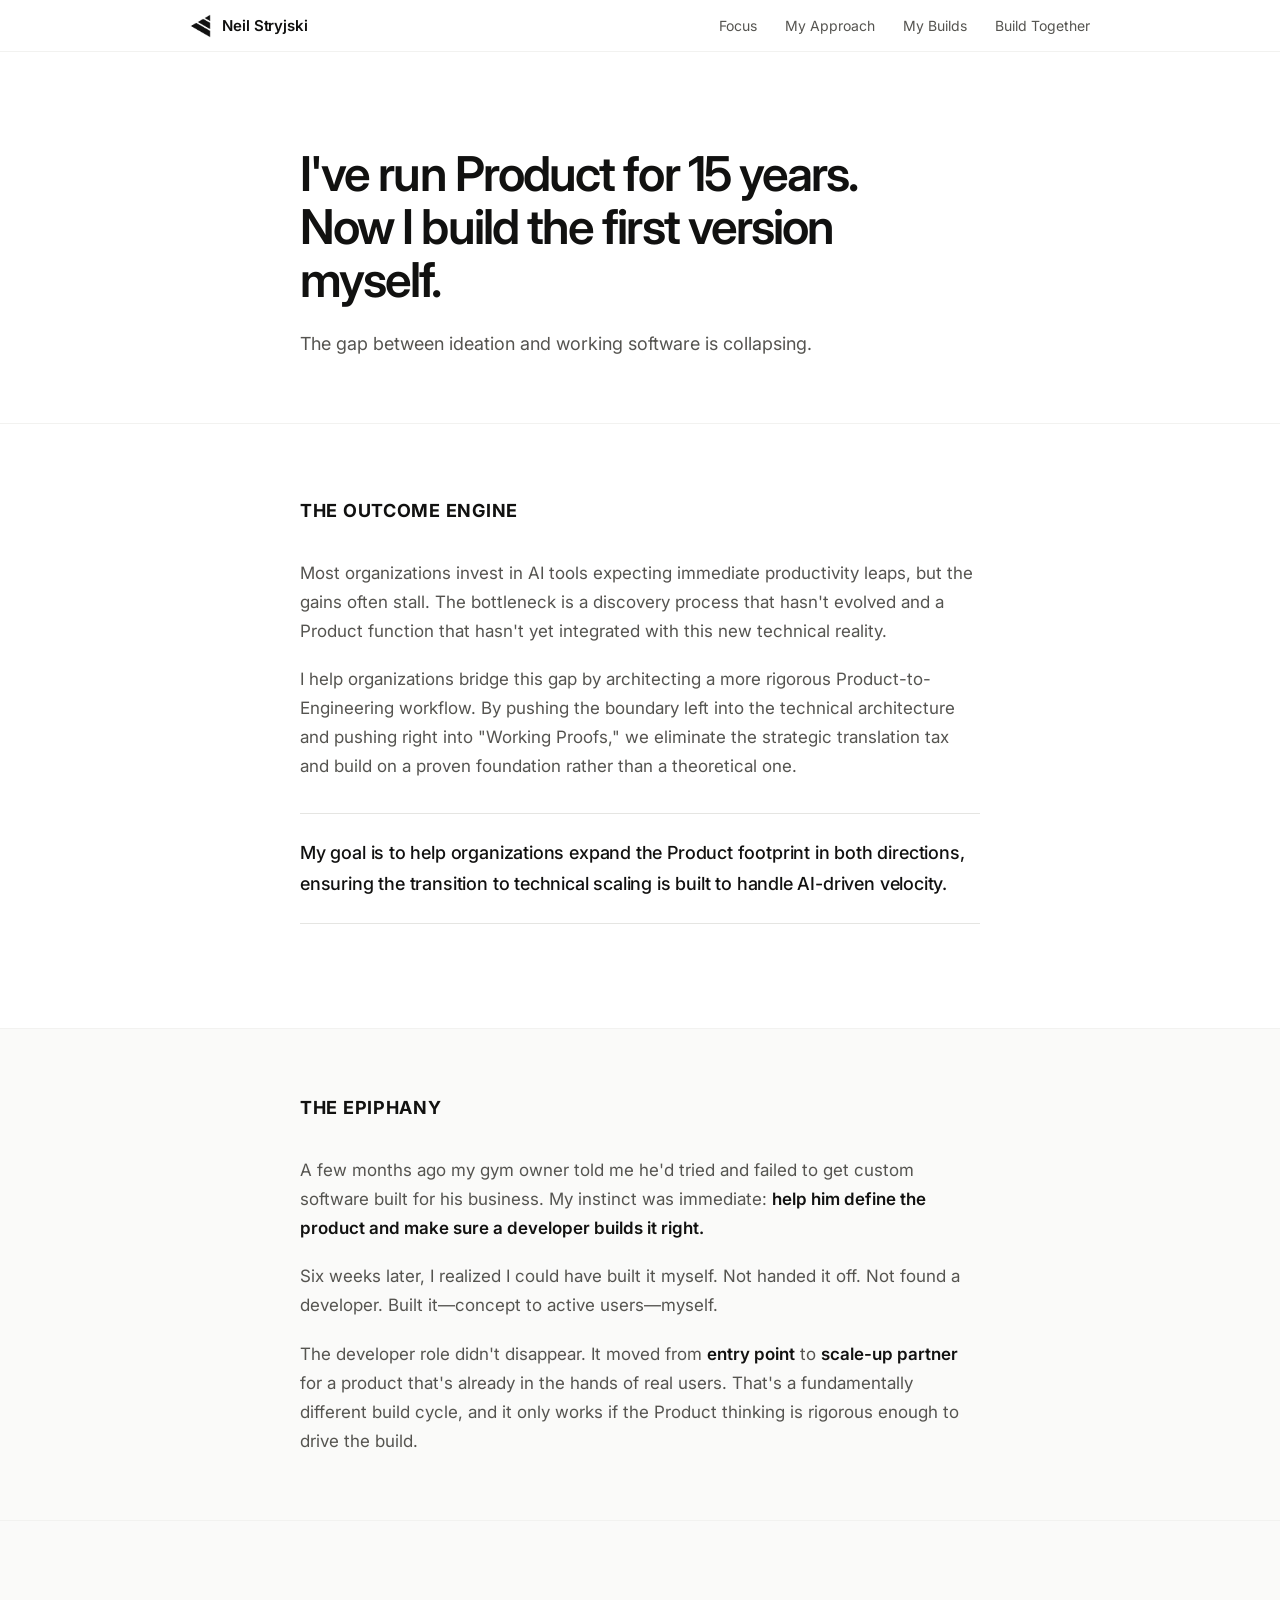
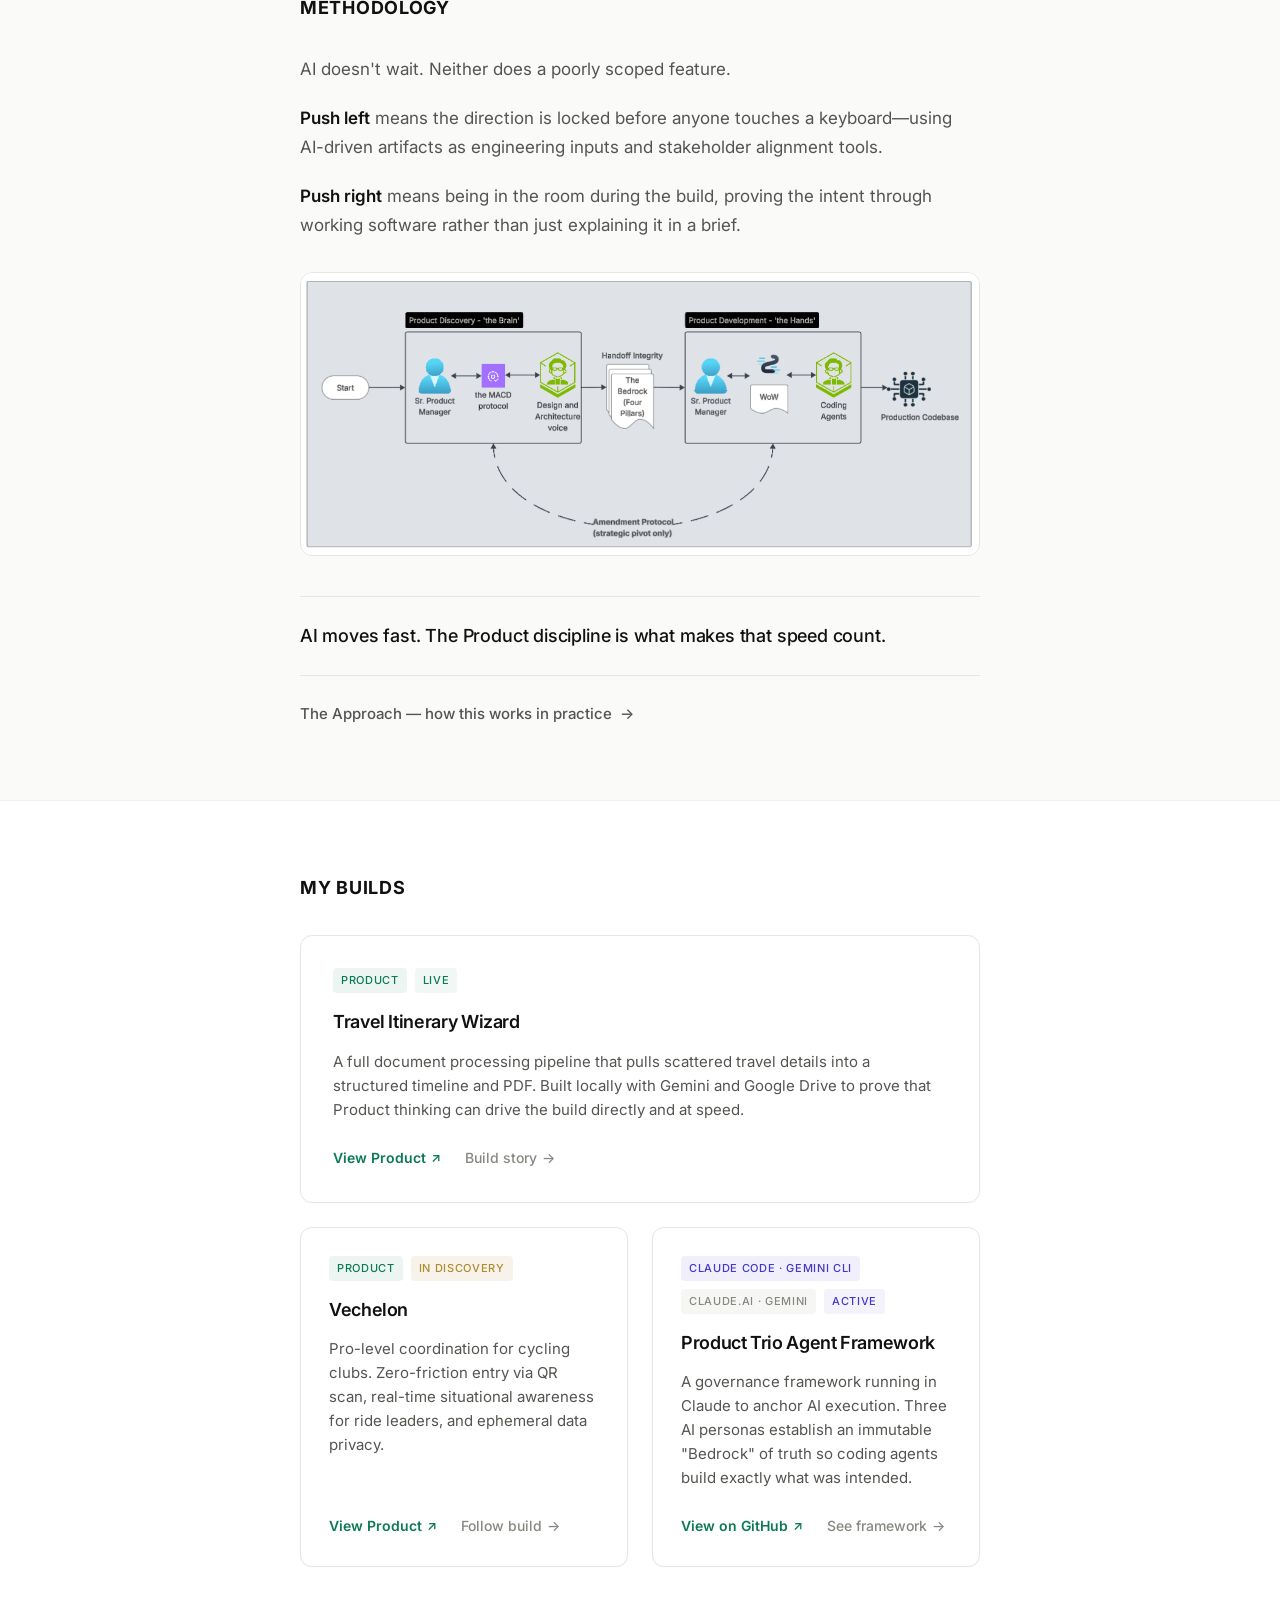
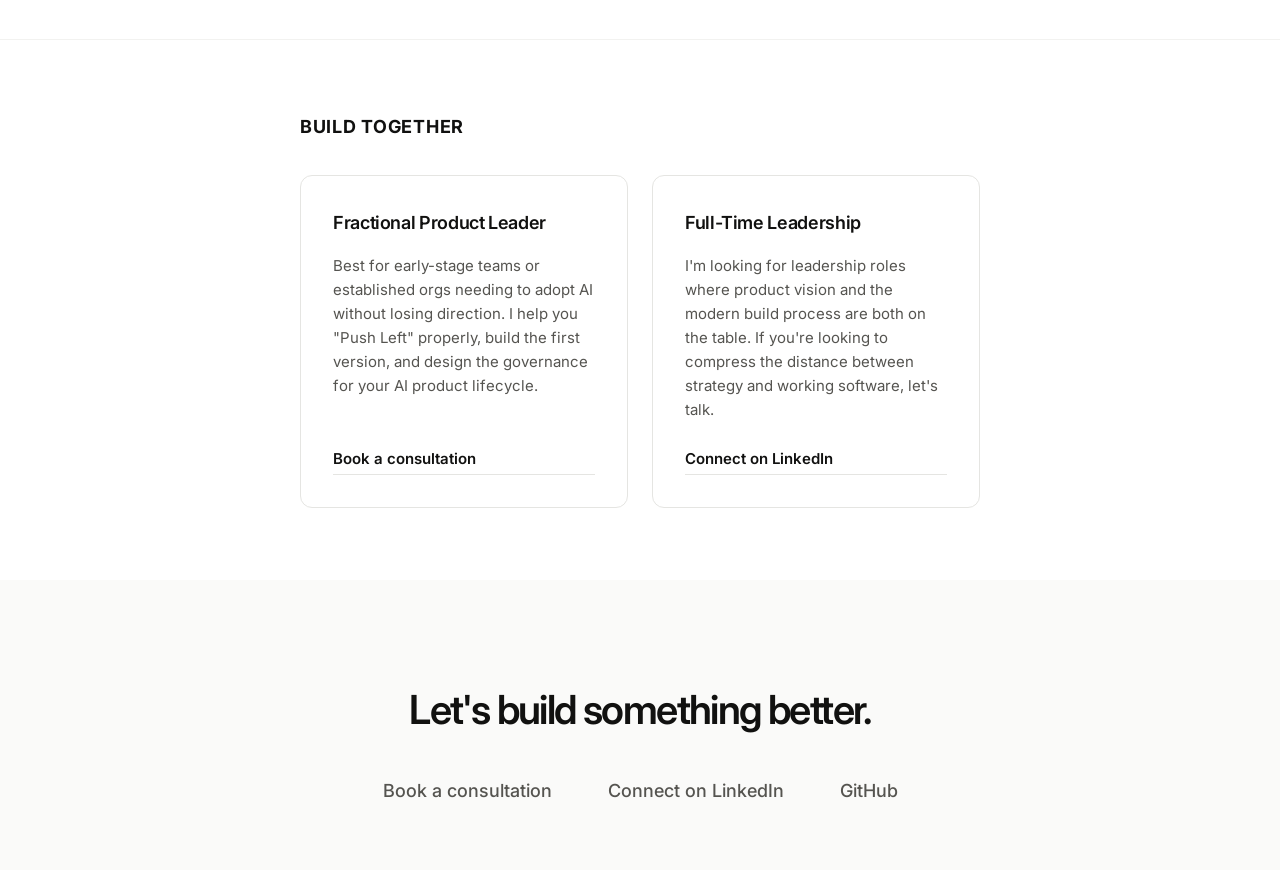
<file: index.html>
<!DOCTYPE html>
<html lang="en">
<head>
  <meta charset="UTF-8" />
  <meta name="viewport" content="width=device-width, initial-scale=1.0" />
  <title>Neil Stryjski — Product x AI</title>
  <link rel="preconnect" href="https://fonts.googleapis.com">
  <link rel="preconnect" href="https://fonts.gstatic.com" crossorigin>
  <link href="https://fonts.googleapis.com/css2?family=Inter:wght@400;500;600&display=swap" rel="stylesheet">
  <link rel="icon" type="image/png" href="productdeliveredlogo.png">
  <link rel="stylesheet" href="style.css">
  
  <!-- Social / SEO -->
  <meta name="description" content="Neil Stryjski — Product leader and AI builder. Defining the governance and frameworks for the modern AI build cycle.">
  <meta property="og:title" content="Neil Stryjski | Product x AI">
  <meta property="og:description" content="15 years of Product leadership, now designing the 'Bedrock' for AI-augmented building.">
  <meta property="og:type" content="website">
  <meta property="og:url" content="https://productdelivered.ca">
  <meta property="og:image" content="https://productdelivered.ca/productdeliveredlogo.png">

  <script src="script.js" defer></script>
  
  <style>
    /* ── Index Specific Styles ── */
    
    /* Fade-in on scroll */
    .section {
      opacity: 0;
      transform: translateY(16px);
      transition: opacity 0.45s ease, transform 0.45s ease;
    }
    .section.visible {
      opacity: 1;
      transform: translateY(0);
    }

    /* ── Hero ── */
    #hero {
      padding: 6rem 2rem 4rem;
      margin-top: var(--nav-h);
      border-bottom: 1px solid var(--border-muted);
      opacity: 1;
      transform: none;
    }

    .hero-headline {
      font-size: clamp(2rem, 5vw, 3rem);
      font-weight: 600;
      letter-spacing: -0.04em;
      line-height: 1.1;
      color: var(--text-primary);
      margin-bottom: 1.5rem;
    }

    .hero-subhead {
      font-size: 1.125rem;
      color: var(--text-secondary);
      line-height: 1.6;
      max-width: 540px;
    }

    /* ── Story ── */
    .story-body p {
      color: var(--text-secondary);
      margin-bottom: 1.25rem;
      font-size: 1.0625rem;
    }
    .story-body p:last-child { margin-bottom: 0; }

    .pull-quote {
      border-left: 2px solid var(--teal);
      padding: 0.25rem 0 0.25rem 1.75rem;
      margin: 2rem 0;
    }
    .pull-quote p {
      font-size: 1.25rem;
      font-weight: 500;
      color: var(--text-primary) !important;
      line-height: 1.5;
      letter-spacing: -0.02em;
      margin: 0 !important;
    }

    /* ── Push Left / Push Right ── */
    #approach {
      background: var(--bg-alt);
    }

    .plpr-body p {
      color: var(--text-secondary);
      margin-bottom: 1.25rem;
      font-size: 1.0625rem;
    }

    .thesis {
      font-size: 1.125rem;
      font-weight: 500;
      color: var(--text-primary);
      letter-spacing: -0.01em;
      margin: 2rem 0 1.5rem;
      padding: 1.5rem 0;
      border-top: 1px solid var(--border);
      border-bottom: 1px solid var(--border);
    }

    .approach-link {
      display: inline-flex;
      align-items: center;
      gap: 0.5rem;
      color: var(--text-secondary);
      text-decoration: none;
      font-size: 0.9375rem;
      font-weight: 500;
      transition: color 0.15s;
    }
    .approach-link:hover { color: var(--text-primary); }
    .approach-link::after { content: '→'; }

    /* ── Diagram ── */
    .diagram-wrap {
      margin: 2rem 0;
      background: #ffffff;
      border: 1px solid var(--border);
      border-radius: 12px;
      padding: 2rem;
      overflow-x: auto;
      box-shadow: 0 1px 3px rgba(0,0,0,0.02);
    }
    .diagram-wrap svg {
      display: block;
      width: 100%;
      min-width: 520px;
    }

    /* ── Showcase ── */
    .card-featured {
      background: var(--bg-card);
      border: 1px solid var(--border);
      border-radius: 12px;
      padding: 2rem;
      margin-bottom: 1.5rem;
      display: flex;
      flex-direction: column;
      transition: border-color 0.15s, box-shadow 0.15s;
      box-shadow: 0 1px 3px rgba(0,0,0,0.02);
    }
    .card-featured:hover { border-color: var(--teal); box-shadow: 0 4px 12px rgba(0,0,0,0.03); }

    @media (min-width: 640px) {
      .card-featured {
        flex-direction: row;
        gap: 2.5rem;
        align-items: flex-start;
      }
      .card-featured .card-main { flex: 1; }
    }

    .cards-secondary {
      display: grid;
      grid-template-columns: 1fr;
      gap: 1.5rem;
    }
    @media (min-width: 640px) {
      .cards-secondary { grid-template-columns: repeat(2, 1fr); }
    }

    .card {
      background: var(--bg-card);
      border: 1px solid var(--border);
      border-radius: 12px;
      padding: 1.75rem;
      display: flex;
      flex-direction: column;
      transition: border-color 0.15s, box-shadow 0.15s;
      box-shadow: 0 1px 2px rgba(0,0,0,0.02);
    }
    .card:hover { border-color: #d1d1cf; box-shadow: 0 4px 12px rgba(0,0,0,0.03); }

    .card-name {
      font-size: 1.125rem;
      font-weight: 600;
      color: var(--text-primary);
      letter-spacing: -0.02em;
      margin-bottom: 0.75rem;
      text-decoration: none;
      display: block;
      transition: color 0.15s;
    }
    .card-name:hover { color: var(--teal); }

    .card-desc {
      font-size: 0.9375rem;
      color: var(--text-secondary);
      line-height: 1.6;
      flex: 1;
      margin-bottom: 1.5rem;
    }

    .card-actions {
      display: flex;
      align-items: center;
      gap: 1.5rem;
      flex-wrap: wrap;
    }

    .card-view {
      font-size: 0.875rem;
      font-weight: 600;
      color: var(--teal);
      text-decoration: none;
      display: inline-flex;
      align-items: center;
      gap: 0.3rem;
      transition: opacity 0.15s;
    }
    .card-view:hover { opacity: 0.8; }
    .card-view::after { content: '↗'; font-size: 0.8rem; }

    .card-cta {
      font-size: 0.875rem;
      font-weight: 500;
      color: var(--text-muted);
      text-decoration: none;
      display: inline-flex;
      align-items: center;
      gap: 0.3rem;
      transition: color 0.15s;
    }
    .card-cta:hover { color: var(--text-primary); }
    .card-cta::after { content: '→'; }

    /* ── The Two Offers ── */
    .offers-grid {
      display: grid;
      grid-template-columns: 1fr;
      gap: 1.5rem;
    }
    @media (min-width: 640px) {
      .offers-grid { grid-template-columns: repeat(2, 1fr); }
    }

    .offer {
      background: var(--bg-card);
      border: 1px solid var(--border);
      border-radius: 12px;
      padding: 2rem;
      transition: border-color 0.15s, box-shadow 0.15s;
      display: flex;
      flex-direction: column;
    }
    .offer:hover { border-color: #d1d1cf; box-shadow: 0 4px 12px rgba(0,0,0,0.03); }

    .offer-headline {
      font-size: 1.125rem;
      font-weight: 600;
      color: var(--text-primary);
      letter-spacing: -0.02em;
      margin-bottom: 1rem;
    }

    .offer-body {
      font-size: 0.9375rem;
      color: var(--text-secondary);
      line-height: 1.6;
      margin-bottom: 1.5rem;
    }

    .offer-cta {
      display: inline-flex;
      align-items: center;
      gap: 0.4rem;
      font-size: 0.9375rem;
      font-weight: 600;
      color: var(--text-primary);
      text-decoration: none;
      padding-bottom: 2px;
      border-bottom: 1px solid var(--border);
      transition: border-color 0.15s;
      margin-top: auto;
    }
    .offer-cta:hover { border-color: var(--text-primary); }

    /* ── Footer ── */
    #footer {
      padding: 6rem 2rem 4rem;
      text-align: center;
      background: var(--bg-alt);
    }

    .footer-cta {
      font-size: clamp(1.75rem, 4vw, 2.5rem);
      font-weight: 600;
      letter-spacing: -0.04em;
      color: var(--text-primary);
      margin-bottom: 2rem;
    }

    .footer-links {
      display: flex;
      justify-content: center;
      gap: 3.5rem;
      flex-wrap: wrap;
    }

    .footer-link {
      font-size: 1.125rem;
      font-weight: 500;
      color: var(--text-secondary);
      text-decoration: none;
      transition: color 0.15s;
    }
    .footer-link:hover { color: var(--text-primary); }
  </style>
</head>
<body>

  <!-- Modal -->
  <div id="imageModal" onclick="this.style.display='none'">
    <span class="modal-close">&times;</span>
    <img id="modalImg">
  </div>

  <!-- Nav -->
  <nav>
    <div class="nav-inner">
      <a href="#hero" class="nav-name">
        <img src="productdeliveredlogo.png" alt="Product Delivered Logo" style="height: 24px; width: auto; vertical-align: middle; margin-right: 8px;">
        Neil Stryjski
      </a>
      <ul class="nav-links">
        <li><a href="#story">Focus</a></li>
        <li><a href="#approach">My Approach</a></li>
        <li><a href="#showcase">My Builds</a></li>
        <li><a href="#offers">Build Together</a></li>
      </ul>
    </div>
  </nav>

  <!-- ① Above the Fold -->
  <section id="hero">
    <div class="inner">
      <h1 class="hero-headline">I've run Product for 15 years.<br>Now I build the first version myself.</h1>
      <p class="hero-subhead">The gap between ideation and working software is collapsing.</p>
    </div>
  </section>

  <!-- ② Current Focus & Story -->
  <section class="section" id="story">
    <div class="inner">
      <h2 class="section-heading">The Outcome Engine</h2>
      <div class="story-body">
        <p>Most organizations invest in AI tools expecting immediate productivity leaps, but the gains often stall. The bottleneck is a discovery process that hasn't evolved and a Product function that hasn't yet integrated with this new technical reality.</p>
        
        <p>I help organizations bridge this gap by architecting a more rigorous Product-to-Engineering workflow. By pushing the boundary left into the technical architecture and pushing right into "Working Proofs," we eliminate the strategic translation tax and build on a proven foundation rather than a theoretical one.</p>
        
        <div class="thesis" style="margin: 2rem 0; border-top: 1px solid var(--border); border-bottom: 1px solid var(--border); padding: 1.5rem 0;">
          My goal is to help organizations expand the Product footprint in both directions, ensuring the transition to technical scaling is built to handle AI-driven velocity.
        </div>
      </div>
    </div>
  </section>

  <!-- Origins / Gym Story -->
  <section class="section" id="origins" style="background: var(--bg-alt); padding: 4rem 0;">
    <div class="inner">
      <h2 class="section-heading">The Epiphany</h2>
      <div class="story-body">
        <p>A few months ago my gym owner told me he'd tried and failed to get custom software built for his business. My instinct was immediate: <strong>help him define the product and make sure a developer builds it right.</strong></p>
        
        <p>Six weeks later, I realized I could have built it myself. Not handed it off. Not found a developer. Built it—concept to active users—myself.</p>
        
        <p>The developer role didn't disappear. It moved from <strong>entry point</strong> to <strong>scale-up partner</strong> for a product that's already in the hands of real users. That's a fundamentally different build cycle, and it only works if the Product thinking is rigorous enough to drive the build.</p>
      </div>
    </div>
  </section>

  <!-- ③ Push Left / Push Right -->
  <section class="section" id="approach">
    <div class="inner">
      <h2 class="section-heading">Methodology</h2>
      <div class="plpr-body">
        <p>AI doesn't wait. Neither does a poorly scoped feature.</p>
        <p><strong>Push left</strong> means the direction is locked before anyone touches a keyboard—using AI-driven artifacts as engineering inputs and stakeholder alignment tools.</p>
        <p><strong>Push right</strong> means being in the room during the build, proving the intent through working software rather than just explaining it in a brief.</p>
      </div>

      <div class="diagram-wrap" style="padding: 0; background: none; border: none; box-shadow: none; cursor: zoom-in;" onclick="openModal('productTrio.png')">
        <img src="productTrio.png" alt="Product Trio Agentic Framework Diagram" style="width: 100%; height: auto; border-radius: 12px; border: 1px solid var(--border);">
      </div>

      <div class="thesis">AI moves fast. The Product discipline is what makes that speed count.</div>
      <a href="approach.html" class="approach-link">The Approach — how this works in practice</a>
    </div>
  </section>

  <!-- ④ What I've Built -->
  <section class="section" id="showcase">
    <div class="inner">
      <h2 class="section-heading">My Builds</h2>

      <div class="card-featured">
        <div class="card-main">
          <div class="card-tags">
            <span class="tag tag-product">Product</span>
            <span class="tag tag-live">Live</span>
          </div>
          <a href="https://itin-wizard.productdelivered.ca" class="card-name" target="_blank" rel="noopener">Travel Itinerary Wizard</a>
          <p class="card-desc">A full document processing pipeline that pulls scattered travel details into a structured timeline and PDF. Built locally with Gemini and Google Drive to prove that Product thinking can drive the build directly and at speed.</p>
          <div class="card-actions">
            <a href="https://itin-wizard.productdelivered.ca" class="card-view" target="_blank" rel="noopener">View Product</a>
            <a href="itinerary-wizard.html" class="card-cta">Build story</a>
          </div>
        </div>
      </div>

      <div class="cards-secondary">
        <div class="card">
          <div class="card-tags">
            <span class="tag tag-product">Product</span>
            <span class="tag tag-discovery">In Discovery</span>
          </div>
          <a href="https://vechelon.productdelivered.ca" class="card-name" target="_blank" rel="noopener">Vechelon</a>
          <p class="card-desc">Pro-level coordination for cycling clubs. Zero-friction entry via QR scan, real-time situational awareness for ride leaders, and ephemeral data privacy.</p>
          <div class="card-actions">
            <a href="https://vechelon.productdelivered.ca" class="card-view" target="_blank" rel="noopener">View Product</a>
            <a href="vechelon.html" class="card-cta">Follow build</a>
          </div>
        </div>

        <div class="card">
          <div class="card-tags">
            <span class="tag tag-skill">Claude Code · Gemini CLI</span>
            <span class="tag tag-tool">Claude.ai · Gemini</span>
            <span class="tag tag-active">Active</span>
          </div>
          <a href="product-trio.html" class="card-name">Product Trio Agent Framework</a>
          <p class="card-desc">A governance framework running in Claude to anchor AI execution. Three AI personas establish an immutable "Bedrock" of truth so coding agents build exactly what was intended.</p>
          <div class="card-actions">
            <a href="https://github.com/neilstryjski-git/product-trio" class="card-view" target="_blank" rel="noopener">View on GitHub</a>
            <a href="product-trio.html" class="card-cta">See framework</a>
          </div>
        </div>
      </div>
    </div>
  </section>

  <!-- ⑤ Work With Me -->
  <section class="section" id="offers">
    <div class="inner">
      <h2 class="section-heading">Build Together</h2>
      <div class="offers-grid">

        <div class="offer">
          <div class="offer-headline">Fractional Product Leader</div>
          <p class="offer-body">Best for early-stage teams or established orgs needing to adopt AI without losing direction. I help you "Push Left" properly, build the first version, and design the governance for your AI product lifecycle.</p>
          <a href="https://calendly.com/neil_stryjski/" class="offer-cta" target="_blank" rel="noopener">Book a consultation</a>
        </div>

        <div class="offer">
          <div class="offer-headline">Full-Time Leadership</div>
          <p class="offer-body">I'm looking for leadership roles where product vision and the modern build process are both on the table. If you're looking to compress the distance between strategy and working software, let's talk.</p>
          <a href="https://www.linkedin.com/in/neilstryjski/" class="offer-cta" target="_blank" rel="noopener">Connect on LinkedIn</a>
        </div>

      </div>
    </div>
  </section>

  <!-- ⑥ Footer -->
  <footer id="footer">
    <div class="inner">
      <div class="footer-cta">Let's build something better.</div>
      <div class="footer-links">
        <a href="https://calendly.com/neil_stryjski/" class="footer-link" target="_blank" rel="noopener">Book a consultation</a>
        <a href="https://www.linkedin.com/in/neilstryjski/" class="footer-link" target="_blank" rel="noopener">Connect on LinkedIn</a>
        <a href="https://github.com/neilstryjski-git" class="footer-link" target="_blank" rel="noopener">GitHub</a>
      </div>
    </div>
  </footer>

  <script>
    const observer = new IntersectionObserver((entries) => {
      entries.forEach(e => {
        if (e.isIntersecting) {
          e.target.classList.add('visible');
          observer.unobserve(e.target);
        }
      });
    }, { threshold: 0.1 });

    document.querySelectorAll('.section').forEach(s => observer.observe(s));
  </script>
</body>
</html>
</file>
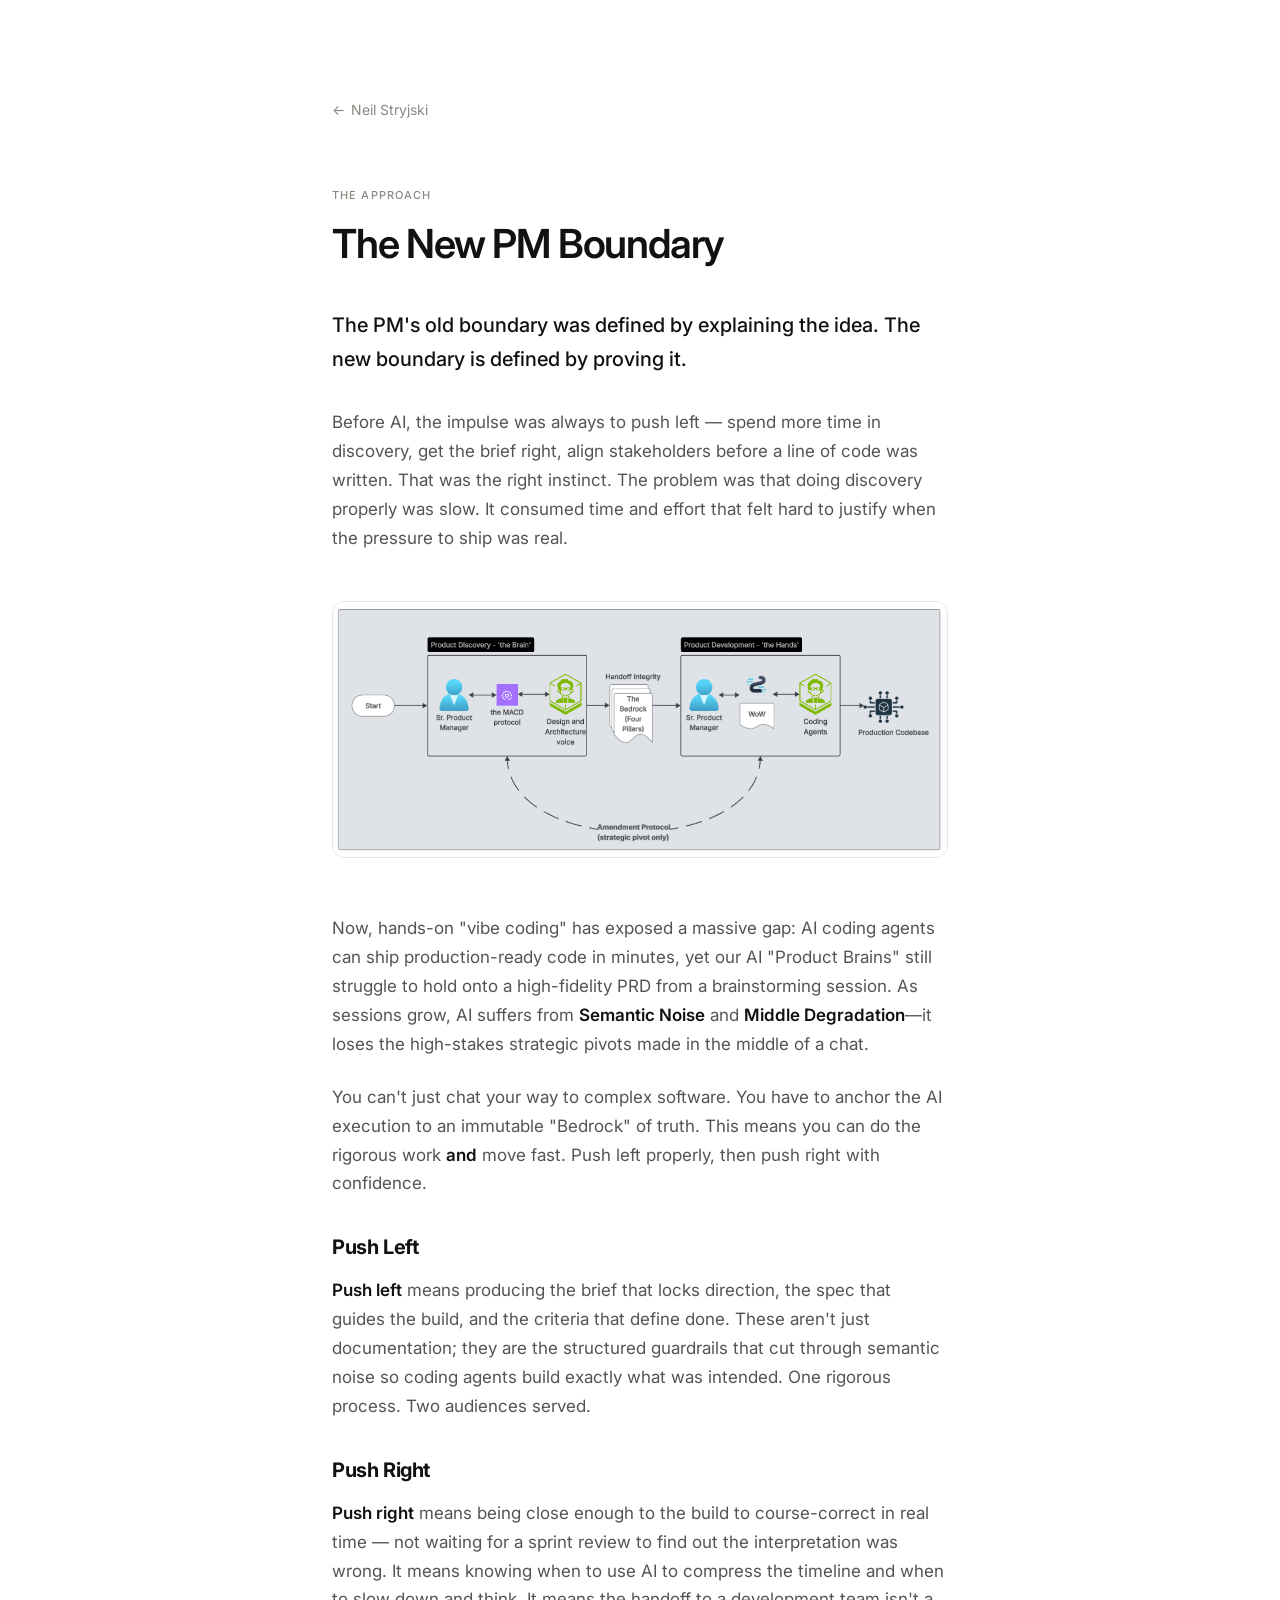
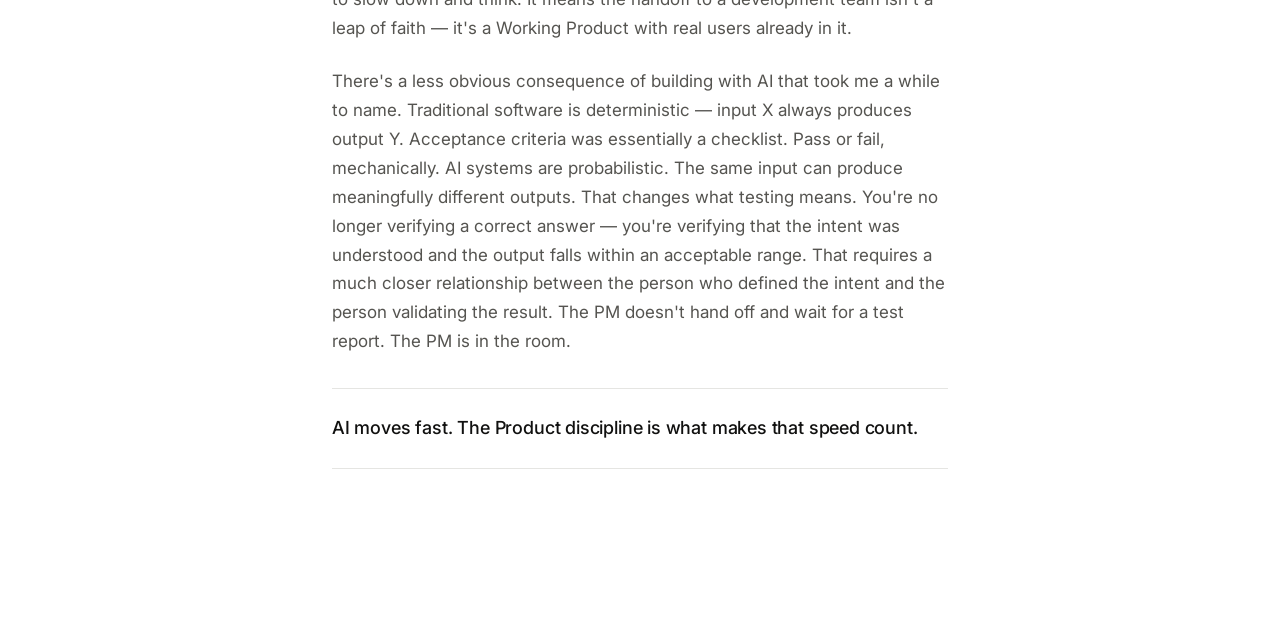
<file: approach.html>
<!DOCTYPE html>
<html lang="en">
<head>
  <meta charset="UTF-8" />
  <meta name="viewport" content="width=device-width, initial-scale=1.0" />
  <title>The Approach — Neil Stryjski</title>
  <link rel="preconnect" href="https://fonts.googleapis.com">
  <link rel="preconnect" href="https://fonts.gstatic.com" crossorigin>
  <link href="https://fonts.googleapis.com/css2?family=Inter:wght@400;500;600&display=swap" rel="stylesheet">
  <link rel="icon" type="image/png" href="productdeliveredlogo.png">
  <link rel="stylesheet" href="style.css">
  <script src="script.js" defer></script>
  <style>
    .thesis {
      font-size: 1.125rem;
      font-weight: 500;
      color: var(--text-primary);
      letter-spacing: -0.01em;
      padding: 1.5rem 0;
      border-top: 1px solid var(--border);
      border-bottom: 1px solid var(--border);
      margin: 2rem 0;
    }

    /* ── Diagram ── */
    .diagram-wrap {
      margin: 3rem 0;
      background: #ffffff;
      border: 1px solid var(--border);
      border-radius: 12px;
      padding: 2.5rem;
      overflow-x: auto;
      box-shadow: 0 1px 3px rgba(0,0,0,0.02);
    }
    .diagram-wrap svg {
      display: block;
      width: 100%;
      min-width: 520px;
    }
  </style>
</head>
<body>
  <!-- Modal -->
  <div id="imageModal" onclick="this.style.display='none'">
    <span class="modal-close">&times;</span>
    <img id="modalImg">
  </div>

  <div class="page">
    <a href="index.html" class="back-link">Neil Stryjski</a>

    <div class="page-label">The Approach</div>
    <h1>The New PM Boundary</h1>

    <div class="body-copy">
      <p style="font-size: 1.25rem; font-weight: 500; color: var(--text-primary); margin-bottom: 2rem;">The PM's old boundary was defined by explaining the idea. The new boundary is defined by proving it.</p>
      
      <p>Before AI, the impulse was always to push left — spend more time in discovery, get the brief right, align stakeholders before a line of code was written. That was the right instinct. The problem was that doing discovery properly was slow. It consumed time and effort that felt hard to justify when the pressure to ship was real.</p>

      <div class="diagram-wrap" style="padding: 0; background: none; border: none; box-shadow: none; cursor: zoom-in;" onclick="openModal('productTrio.png')">
        <img src="productTrio.png" alt="Product Trio Agentic Framework Diagram" style="width: 100%; height: auto; border-radius: 12px; border: 1px solid var(--border);">
      </div>

      <p>Now, hands-on "vibe coding" has exposed a massive gap: AI coding agents can ship production-ready code in minutes, yet our AI "Product Brains" still struggle to hold onto a high-fidelity PRD from a brainstorming session. As sessions grow, AI suffers from <strong>Semantic Noise</strong> and <strong>Middle Degradation</strong>—it loses the high-stakes strategic pivots made in the middle of a chat.</p>
      
      <p>You can't just chat your way to complex software. You have to anchor the AI execution to an immutable "Bedrock" of truth. This means you can do the rigorous work <strong>and</strong> move fast. Push left properly, then push right with confidence.</p>

      <h2 style="font-size: 1.25rem; font-weight: 700; color: var(--text-primary); letter-spacing: -0.02em; margin: 2rem 0 0.75rem;">Push Left</h2>
      <p><strong>Push left</strong> means producing the brief that locks direction, the spec that guides the build, and the criteria that define done. These aren't just documentation; they are the structured guardrails that cut through semantic noise so coding agents build exactly what was intended. One rigorous process. Two audiences served.</p>
      <h2 style="font-size: 1.25rem; font-weight: 700; color: var(--text-primary); letter-spacing: -0.02em; margin: 2rem 0 0.75rem;">Push Right</h2>
      <p><strong>Push right</strong> means being close enough to the build to course-correct in real time — not waiting for a sprint review to find out the interpretation was wrong. It means knowing when to use AI to compress the timeline and when to slow down and think. It means the handoff to a development team isn't a leap of faith — it's a Working Product with real users already in it.</p>
      <p>There's a less obvious consequence of building with AI that took me a while to name. Traditional software is deterministic — input X always produces output Y. Acceptance criteria was essentially a checklist. Pass or fail, mechanically. AI systems are probabilistic. The same input can produce meaningfully different outputs. That changes what testing means. You're no longer verifying a correct answer — you're verifying that the intent was understood and the output falls within an acceptable range. That requires a much closer relationship between the person who defined the intent and the person validating the result. The PM doesn't hand off and wait for a test report. The PM is in the room.</p>
      <div class="thesis">AI moves fast. The Product discipline is what makes that speed count.</div>
    </div>
  </div>
</body>
</html>
</file>
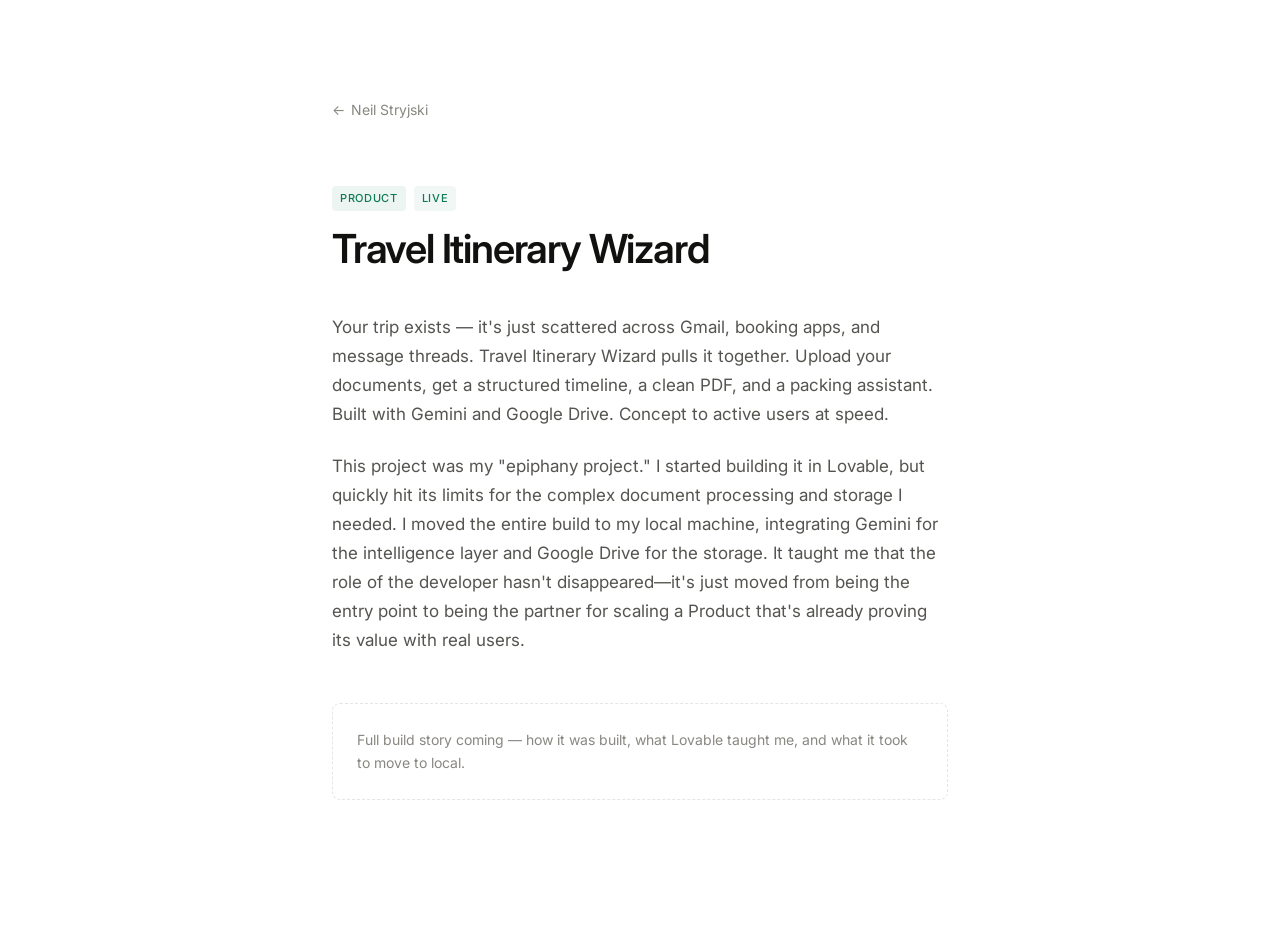
<file: itinerary-wizard.html>
<!DOCTYPE html>
<html lang="en">
<head>
  <meta charset="UTF-8" />
  <meta name="viewport" content="width=device-width, initial-scale=1.0" />
  <title>Travel Itinerary Wizard — Neil Stryjski</title>
  <link rel="preconnect" href="https://fonts.googleapis.com">
  <link rel="preconnect" href="https://fonts.gstatic.com" crossorigin>
  <link href="https://fonts.googleapis.com/css2?family=Inter:wght@400;500;600&display=swap" rel="stylesheet">
  <link rel="icon" type="image/png" href="productdeliveredlogo.png">
  <link rel="stylesheet" href="style.css">
</head>
<body>
  <div class="page">
    <a href="index.html" class="back-link">Neil Stryjski</a>
    <div class="tags">
      <span class="tag tag-product">Product</span>
      <span class="tag tag-live">Live</span>
    </div>
    <h1>Travel Itinerary Wizard</h1>
    <div class="body-copy">
      <p>Your trip exists — it's just scattered across Gmail, booking apps, and message threads. Travel Itinerary Wizard pulls it together. Upload your documents, get a structured timeline, a clean PDF, and a packing assistant. Built with Gemini and Google Drive. Concept to active users at speed.</p>

      <p>This project was my "epiphany project." I started building it in Lovable, but quickly hit its limits for the complex document processing and storage I needed. I moved the entire build to my local machine, integrating Gemini for the intelligence layer and Google Drive for the storage. It taught me that the role of the developer hasn't disappeared—it's just moved from being the entry point to being the partner for scaling a Product that's already proving its value with real users.</p>
    </div>
    <div class="placeholder">Full build story coming — how it was built, what Lovable taught me, and what it took to move to local.</div>
  </div>
</body>
</html>
</file>
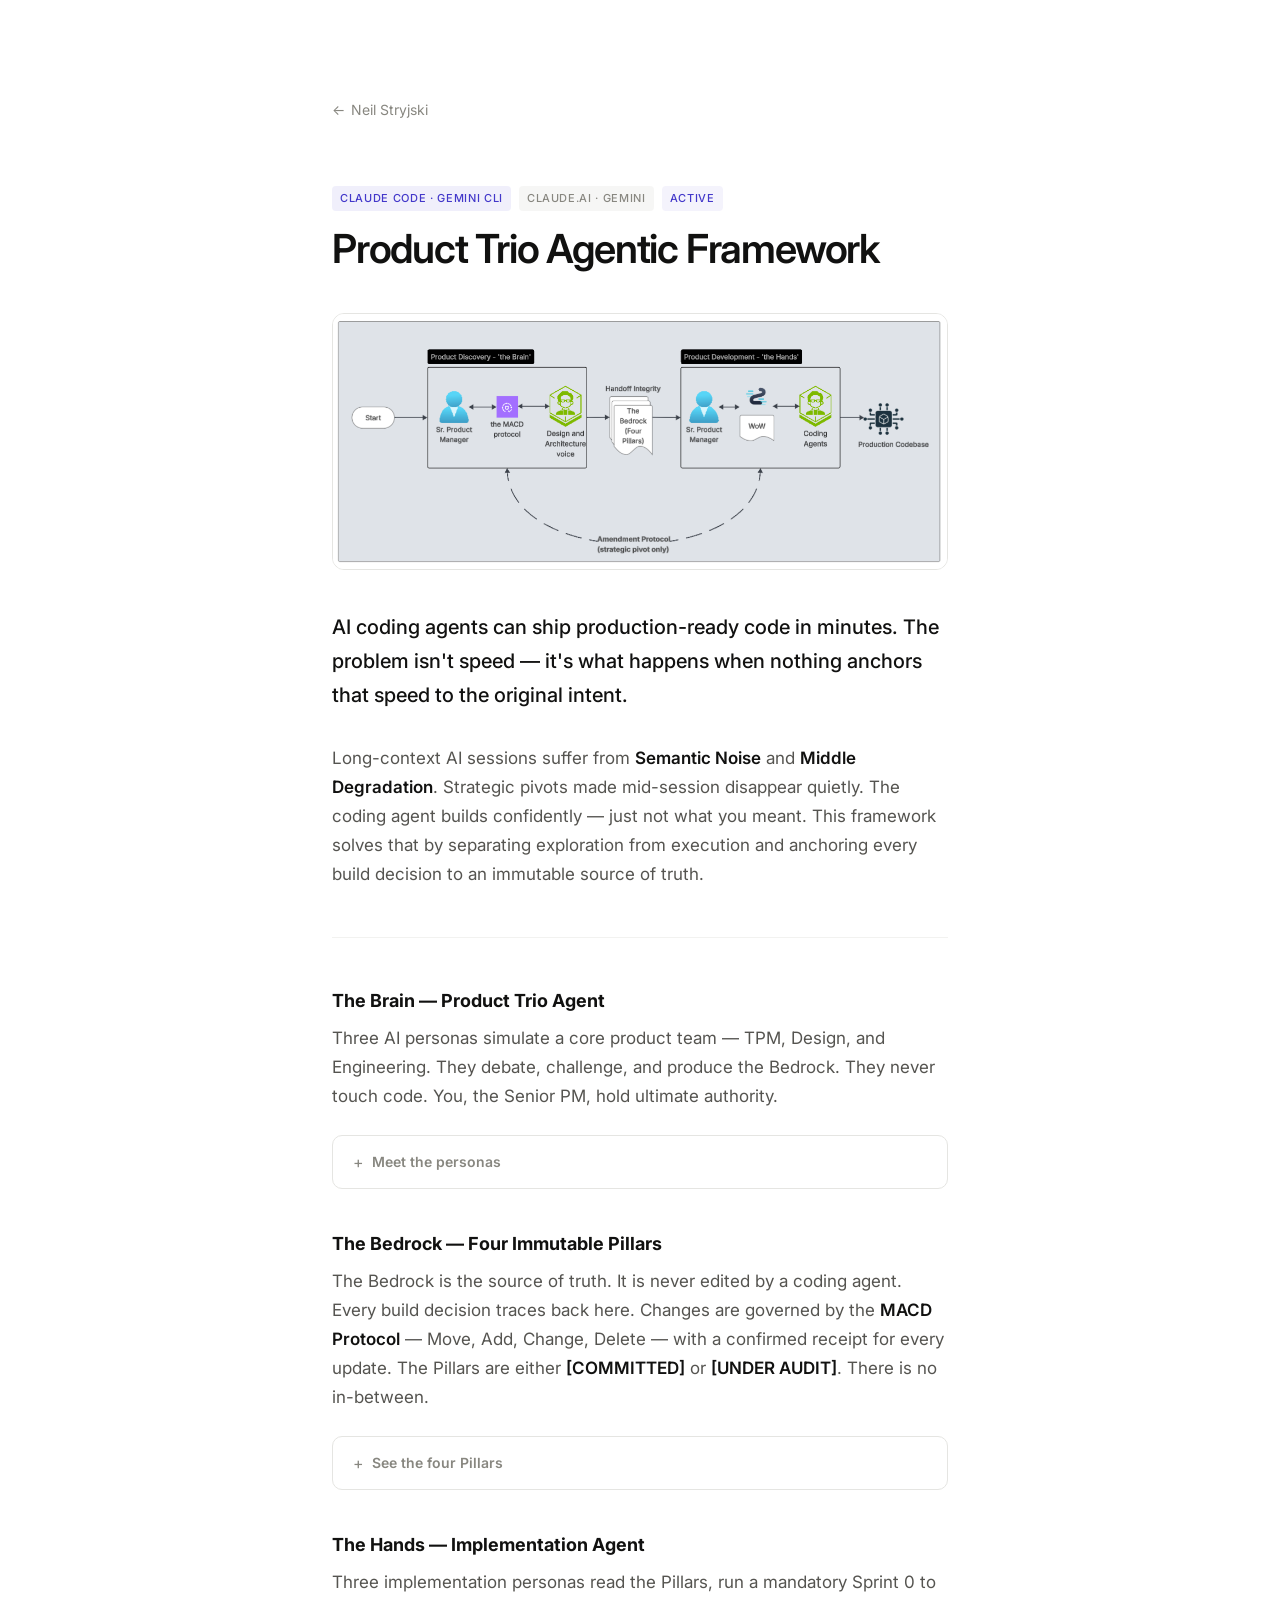
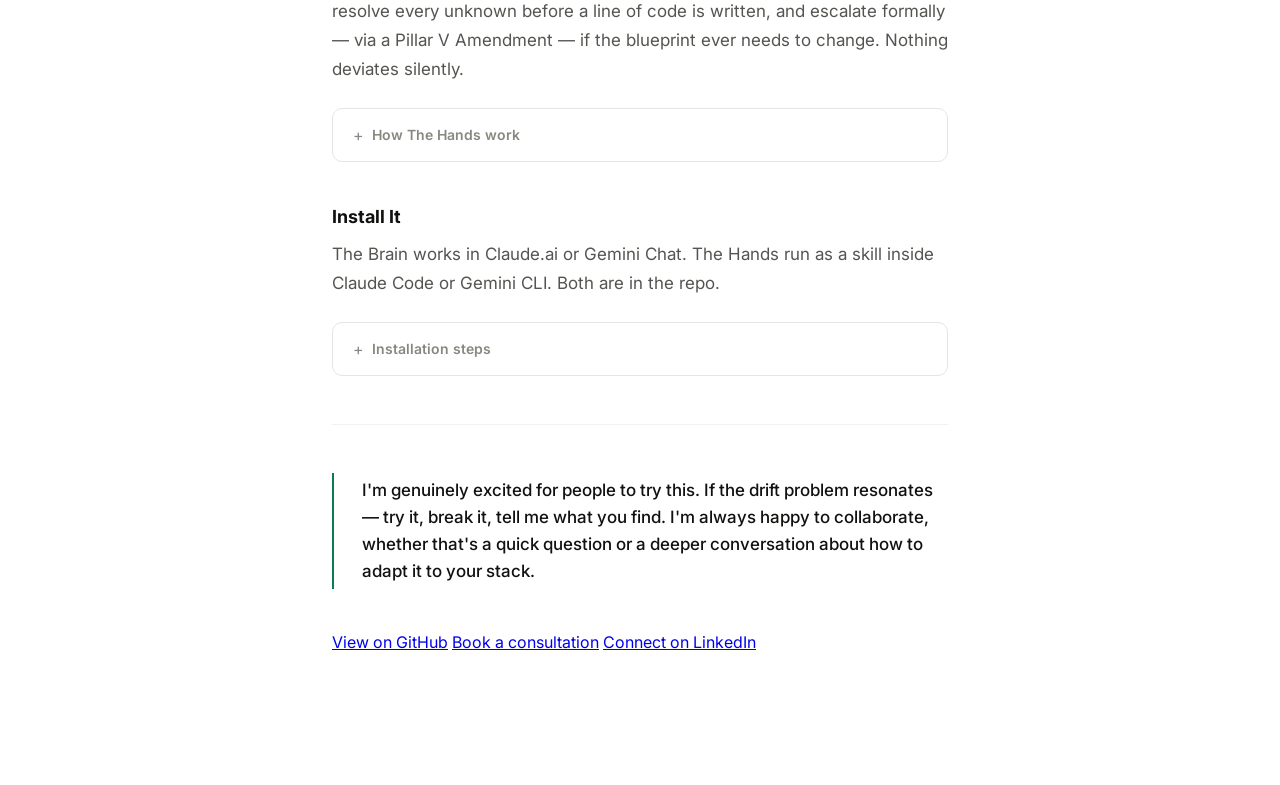
<file: product-trio.html>
<!DOCTYPE html>
<html lang="en">
<head>
  <meta charset="UTF-8" />
  <meta name="viewport" content="width=device-width, initial-scale=1.0" />
  <title>Product Trio Agent Framework — Neil Stryjski</title>
  <link rel="preconnect" href="https://fonts.googleapis.com">
  <link rel="preconnect" href="https://fonts.gstatic.com" crossorigin>
  <link href="https://fonts.googleapis.com/css2?family=Inter:wght@400;500;600&display=swap" rel="stylesheet">
  <link rel="icon" type="image/png" href="productdeliveredlogo.png">
  <link rel="stylesheet" href="style.css">
  <script src="script.js" defer></script>
  <style>
    /* ── Expand sections ── */
    .expand {
      border: 1px solid var(--border);
      border-radius: 10px;
      margin-top: 1rem;
      overflow: hidden;
    }
    .expand summary {
      list-style: none;
      cursor: pointer;
      padding: 0.875rem 1.25rem;
      font-size: 0.875rem;
      font-weight: 600;
      color: var(--text-muted);
      display: flex;
      align-items: center;
      gap: 0.5rem;
      user-select: none;
      transition: color 0.15s, background 0.15s;
    }
    .expand summary::-webkit-details-marker { display: none; }
    .expand summary::before {
      content: '+';
      font-size: 1rem;
      font-weight: 400;
      color: var(--text-muted);
      transition: transform 0.2s;
      line-height: 1;
    }
    .expand[open] summary::before { content: '−'; }
    .expand summary:hover { color: var(--text-primary); background: var(--bg-alt); }
    .expand[open] summary { border-bottom: 1px solid var(--border-muted); color: var(--text-secondary); }
    .expand-body {
      padding: 1.5rem 1.25rem;
    }

    /* ── Persona table ── */
    .persona-table {
      width: 100%;
      border-collapse: collapse;
      font-size: 0.9375rem;
      margin-top: 0.75rem;
    }
    .persona-table th {
      text-align: left;
      font-weight: 600;
      color: var(--text-primary);
      padding: 0.4rem 1rem 0.4rem 0;
      border-bottom: 1px solid var(--border);
      font-size: 0.8125rem;
      text-transform: uppercase;
      letter-spacing: 0.04em;
    }
    .persona-table td {
      padding: 0.75rem 1rem 0.75rem 0;
      color: var(--text-secondary);
      border-bottom: 1px solid var(--border-muted);
      vertical-align: top;
    }
    .persona-table td:first-child {
      font-weight: 600;
      color: var(--text-primary);
      white-space: nowrap;
      padding-right: 1.5rem;
    }
    .persona-table tr:last-child td { border-bottom: none; }

    /* ── Pillar cards ── */
    .pillar {
      border-bottom: 1px solid var(--border-muted);
      padding: 1rem 0;
    }
    .pillar:last-child { border-bottom: none; padding-bottom: 0; }
    .pillar.pillar-v { border-bottom: none; }
    .pillar:first-child { padding-top: 0; }
    .pillar-label {
      font-size: 0.6875rem;
      font-weight: 600;
      text-transform: uppercase;
      letter-spacing: 0.08em;
      color: var(--text-muted);
      margin-bottom: 0.2rem;
    }
    .pillar h4 {
      font-size: 0.9375rem;
      font-weight: 700;
      color: var(--text-primary);
      margin-bottom: 0.35rem;
    }
    .pillar p {
      font-size: 0.9375rem;
      color: var(--text-secondary);
      margin-bottom: 0 !important;
    }

    /* ── Install ── */
    .install-block {
      border-bottom: 1px solid var(--border-muted);
      padding: 1rem 0;
    }
    .install-block:first-child { padding-top: 0; }
    .install-block:last-child { border-bottom: none; padding-bottom: 0; }
    .install-block h4 {
      font-size: 0.9375rem;
      font-weight: 700;
      color: var(--text-primary);
      margin-bottom: 0.35rem;
    }
    .install-block p {
      font-size: 0.9375rem;
      color: var(--text-secondary);
      margin-bottom: 0.6rem !important;
    }
    .install-block code {
      display: block;
      background: var(--bg);
      border: 1px solid var(--border);
      border-radius: 6px;
      padding: 0.65rem 1rem;
      font-family: 'SF Mono', 'Fira Code', monospace;
      font-size: 0.875rem;
      color: var(--text-primary);
    }

    /* ── Divider ── */
    .divider {
      border: none;
      border-top: 1px solid var(--border-muted);
      margin: 3rem 0;
    }

    /* ── Callout ── */
    .callout {
      border-left: 2px solid var(--teal);
      padding: 0.25rem 0 0.25rem 1.75rem;
      margin: 2.5rem 0;
    }
    .callout p {
      font-size: 1.0625rem;
      font-weight: 500;
      color: var(--text-primary) !important;
      line-height: 1.6;
      margin: 0 !important;
    }

    /* ── Framework section ── */
    .framework-section {
      margin-bottom: 2.5rem;
    }
    .framework-section h3 {
      font-size: 1.125rem;
      font-weight: 700;
      color: var(--text-primary);
      margin-bottom: 0.5rem;
    }
  </style>
</head>
<body>
  <!-- Modal -->
  <div id="imageModal" onclick="this.style.display='none'">
    <span class="modal-close">&times;</span>
    <img id="modalImg">
  </div>

  <div class="page">
    <a href="index.html" class="back-link">Neil Stryjski</a>
    <div class="tags">
      <span class="tag tag-skill">Claude Code · Gemini CLI</span>
      <span class="tag tag-tool">Claude.ai · Gemini</span>
      <span class="tag tag-active">Active</span>
    </div>
    <h1>Product Trio Agentic Framework</h1>

    <div style="margin: 2rem 0; cursor: zoom-in;" onclick="openModal('productTrio.png')">
      <img src="productTrio.png" alt="Product Trio Agentic Framework Diagram" style="width: 100%; height: auto; border-radius: 12px; border: 1px solid var(--border);">
    </div>

    <div class="body-copy">
      <p style="font-size: 1.25rem; font-weight: 500; color: var(--text-primary); margin-bottom: 2rem;">AI coding agents can ship production-ready code in minutes. The problem isn't speed — it's what happens when nothing anchors that speed to the original intent.</p>

      <p>Long-context AI sessions suffer from <strong>Semantic Noise</strong> and <strong>Middle Degradation</strong>. Strategic pivots made mid-session disappear quietly. The coding agent builds confidently — just not what you meant. This framework solves that by separating exploration from execution and anchoring every build decision to an immutable source of truth.</p>

      <hr class="divider">

      <!-- The Brain -->
      <div class="framework-section">
        <h3>The Brain — Product Trio Agent</h3>
        <p>Three AI personas simulate a core product team — TPM, Design, and Engineering. They debate, challenge, and produce the Bedrock. They never touch code. You, the Senior PM, hold ultimate authority.</p>
        <details class="expand">
          <summary>Meet the personas</summary>
          <div class="expand-body">
            <table class="persona-table">
              <thead><tr><th>Persona</th><th>Role</th></tr></thead>
              <tbody>
                <tr><td>AI TPM</td><td>Strategic Orchestrator. Translates vision into workflow. Authorized to push back on the PM.</td></tr>
                <tr><td>AI Design (UX)</td><td>Advocates for user friction, adoption risk, and branding logic.</td></tr>
                <tr><td>AI Engineering</td><td>Advocates for feasibility, architecture, and technical debt.</td></tr>
              </tbody>
            </table>
            <p style="margin-top: 1rem; font-size: 0.9375rem; color: var(--text-secondary);">Every major proposal gets a proactive response from at least two personas — friction points, technical debt, UX risks — without being asked. The Trio is a strategic partner, not a passive recorder.</p>
          </div>
        </details>
      </div>

      <!-- The Bedrock -->
      <div class="framework-section">
        <h3>The Bedrock — Four Immutable Pillars</h3>
        <p>The Bedrock is the source of truth. It is never edited by a coding agent. Every build decision traces back here. Changes are governed by the <strong>MACD Protocol</strong> — Move, Add, Change, Delete — with a confirmed receipt for every update. The Pillars are either <strong>[COMMITTED]</strong> or <strong>[UNDER AUDIT]</strong>. There is no in-between.</p>
        <details class="expand">
          <summary>See the four Pillars</summary>
          <div class="expand-body">
            <div class="pillar">
              <div class="pillar-label">Pillar I</div>
              <h4>The Charter — The North Star</h4>
              <p>Mission, Constraints, User Personas, Domain Glossary, Problem Statement. Includes a C1 System Context diagram. Mandatory for any new feature.</p>
            </div>
            <div class="pillar">
              <div class="pillar-label">Pillar II</div>
              <h4>The Specs — The Brain</h4>
              <p>Unified Strategic PRD, Technical Spec, and UX/Branding Logic. Includes a C2 Container diagram for any structural change. Where resolved decisions land after Sprint 0.</p>
            </div>
            <div class="pillar">
              <div class="pillar-label">Pillar III</div>
              <h4>The Quality Gate — The Validation</h4>
              <p>BDD Scenarios (Given/When/Then) and the Validation/Testing Plan. The absolute Definition of Done. Focused on high-value differentiators and high-friction paths — not a checklist of obvious things.</p>
            </div>
            <div class="pillar">
              <div class="pillar-label">Pillar IV</div>
              <h4>The Ledger — The Memory</h4>
              <p>Roadmap, Change History, Sprint 0 Tasks, and Strategic Dissent records. If the PM overrides the Trio, it's logged here — so The Hands understand why a non-standard path was chosen.</p>
            </div>
            <div class="pillar" style="background: rgba(67,56,202,0.03); border-radius: 8px; padding: 1rem; margin-top: 1rem; border: 1px dashed var(--border);">
              <div class="pillar-label" style="color: var(--purple);">Pillar V — Triggered</div>
              <h4>The Amendment — The Tripwire</h4>
              <p>Not part of the Bedrock by default. Raised by The Hands when a technical blocker or superior path requires a fundamental deviation from the HLD. The formal mechanism for The Hands to signal that the HLD and Charter are recommended for update — so nothing drifts without a record.</p>
            </div>
          </div>
        </details>
      </div>

      <!-- The Hands -->
      <div class="framework-section">
        <h3>The Hands — Implementation Agent</h3>
        <p>Three implementation personas read the Pillars, run a mandatory Sprint 0 to resolve every unknown before a line of code is written, and escalate formally — via a Pillar V Amendment — if the blueprint ever needs to change. Nothing deviates silently.</p>
        <details class="expand">
          <summary>How The Hands work</summary>
          <div class="expand-body">
            <table class="persona-table">
              <thead><tr><th>Persona</th><th>Role</th></tr></thead>
              <tbody>
                <tr><td>TPM</td><td>Delivery Lead. Keeps implementation true to the Pillars. Flags Charter-level drift.</td></tr>
                <tr><td>Tech Lead</td><td>Owns LLD decisions — library selection, file structure, component logic. Leads implementation.</td></tr>
                <tr><td>QA Engineer</td><td>Owns validation against Pillar III BDD scenarios and any additional implementation tests.</td></tr>
              </tbody>
            </table>
            <p style="margin-top: 1rem; font-size: 0.9375rem; color: var(--text-secondary);"><strong>Sprint 0</strong> is a Three Amigos session — all three personas plus the Senior PM — that runs automatically after the Pillars are read. Every LLD unknown is resolved or formally escalated. The PM signs off before implementation begins.</p>
            <p style="margin-top: 0.75rem; font-size: 0.9375rem; color: var(--text-secondary);">If The Hands hit a blocker or find a better path mid-build, they raise a <strong>Pillar V Amendment</strong> — the formal signal that the HLD and Charter are recommended for update. Nothing drifts without a record.</p>
          </div>
        </details>
      </div>

      <!-- Install -->
      <div class="framework-section">
        <h3>Install It</h3>
        <p>The Brain works in Claude.ai or Gemini Chat. The Hands run as a skill inside Claude Code or Gemini CLI. Both are in the repo.</p>
        <details class="expand">
          <summary>Installation steps</summary>
          <div class="expand-body">
            <div class="install-block">
              <h4>The Brain — Claude.ai or Gemini Chat</h4>
              <p>Open <code style="display:inline; background:none; border:none; padding:0; font-size:inherit;">product-trio-brain/system-prompt.md</code> and paste the contents as a system prompt or into a Claude Project. Seed it with your product context — the Trio activates and begins building the Bedrock.</p>
            </div>
            <div class="install-block">
              <h4>The Hands — Claude Code</h4>
              <p>Clone the repo and run:</p>
              <code>cp -r the-hands-agent ~/.claude/skills/</code>
            </div>
            <div class="install-block">
              <h4>The Hands — Gemini CLI</h4>
              <p>Copy the contents of <code style="display:inline; background:none; border:none; padding:0; font-size:inherit;">the-hands-agent/SKILL.md</code> into your <code style="display:inline; background:none; border:none; padding:0; font-size:inherit;">GEMINI.md</code> at the project root.</p>
            </div>
          </div>
        </details>
      </div>

      <hr class="divider">

      <div class="callout">
        <p>I'm genuinely excited for people to try this. If the drift problem resonates — try it, break it, tell me what you find. I'm always happy to collaborate, whether that's a quick question or a deeper conversation about how to adapt it to your stack.</p>
      </div>

    </div>

    <div class="card-actions" style="margin-top: 2.5rem;">
      <a href="https://github.com/neilstryjski-git/product-trio" class="card-view" target="_blank" rel="noopener">View on GitHub</a>
      <a href="https://calendly.com/neil_stryjski/" class="card-cta" target="_blank" rel="noopener">Book a consultation</a>
      <a href="https://www.linkedin.com/in/neilstryjski/" class="card-cta" target="_blank" rel="noopener">Connect on LinkedIn</a>
    </div>
  </div>
</body>
</html>
</file>
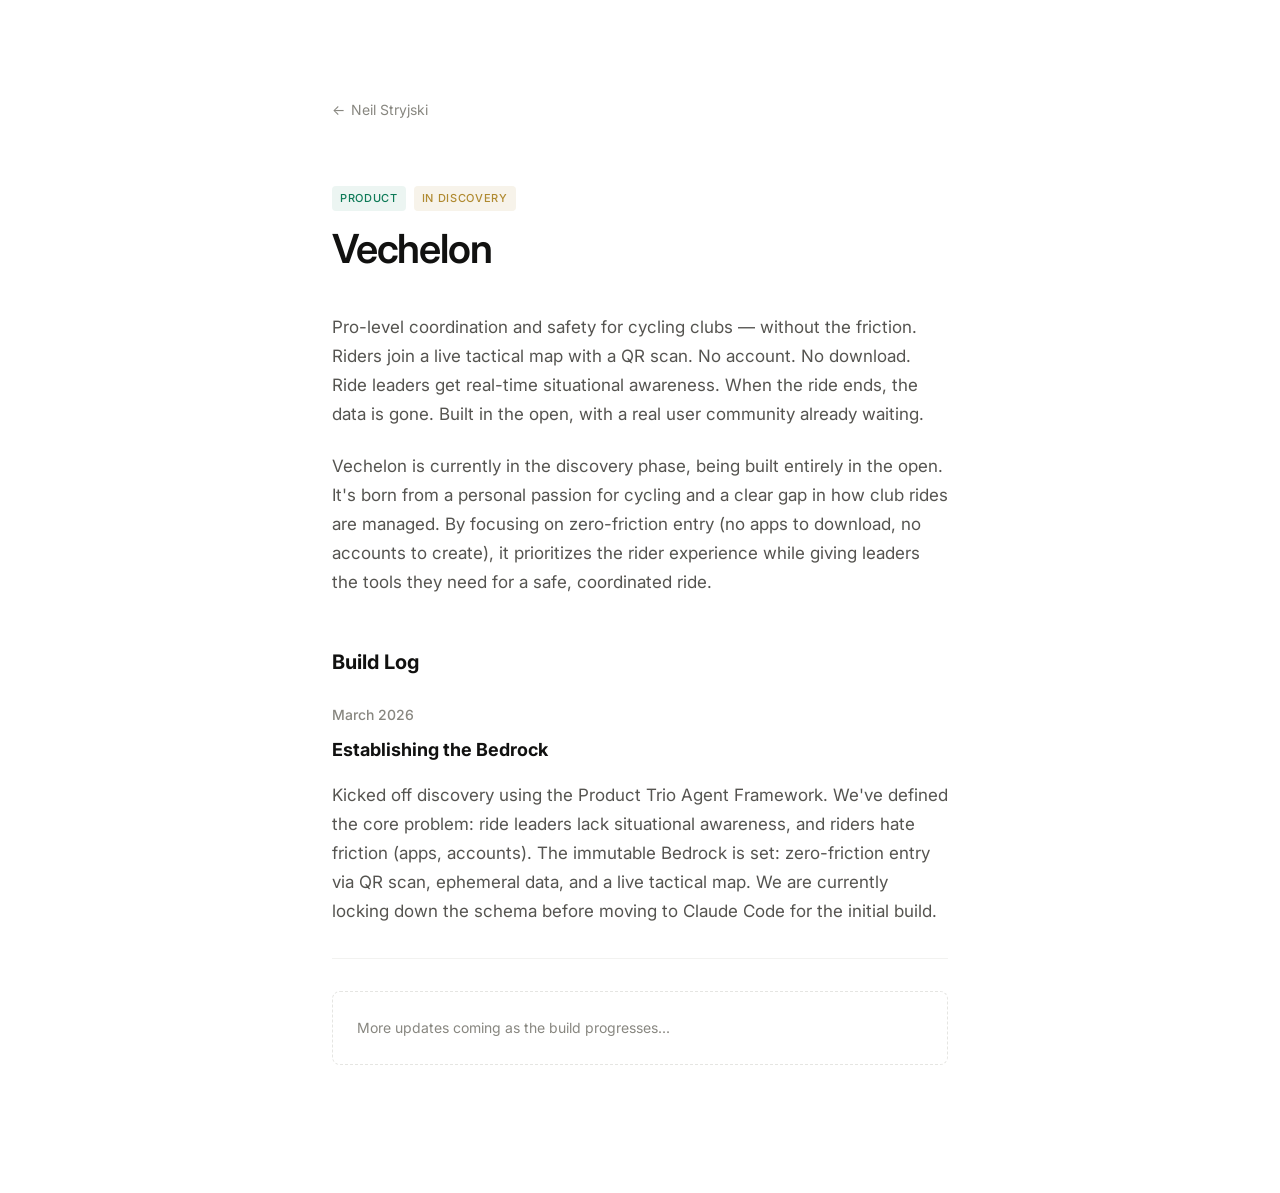
<file: vechelon.html>
<!DOCTYPE html>
<html lang="en">
<head>
  <meta charset="UTF-8" />
  <meta name="viewport" content="width=device-width, initial-scale=1.0" />
  <title>Vechelon — Neil Stryjski</title>
  <link rel="preconnect" href="https://fonts.googleapis.com">
  <link rel="preconnect" href="https://fonts.gstatic.com" crossorigin>
  <link href="https://fonts.googleapis.com/css2?family=Inter:wght@400;500;600&display=swap" rel="stylesheet">
  <link rel="icon" type="image/png" href="productdeliveredlogo.png">
  <link rel="stylesheet" href="style.css">
</head>
<body>
  <div class="page">
    <a href="index.html" class="back-link">Neil Stryjski</a>
    <div class="tags">
      <span class="tag tag-product">Product</span>
      <span class="tag tag-discovery">In Discovery</span>
    </div>
    <h1>Vechelon</h1>
    <div class="body-copy">
      <p>Pro-level coordination and safety for cycling clubs — without the friction. Riders join a live tactical map with a QR scan. No account. No download. Ride leaders get real-time situational awareness. When the ride ends, the data is gone. Built in the open, with a real user community already waiting.</p>
      
      <p>Vechelon is currently in the discovery phase, being built entirely in the open. It's born from a personal passion for cycling and a clear gap in how club rides are managed. By focusing on zero-friction entry (no apps to download, no accounts to create), it prioritizes the rider experience while giving leaders the tools they need for a safe, coordinated ride.</p>
      
      <h2 style="margin-top: 3rem; margin-bottom: 1.5rem; font-size: 1.25rem; color: var(--text-primary);">Build Log</h2>
      
      <div style="margin-bottom: 2rem; padding-bottom: 2rem; border-bottom: 1px solid var(--border-muted);">
        <div style="font-size: 0.875rem; color: var(--text-muted); margin-bottom: 0.5rem; font-weight: 500;">March 2026</div>
        <h3 style="font-size: 1.125rem; color: var(--text-primary); margin-bottom: 1rem;">Establishing the Bedrock</h3>
        <p>Kicked off discovery using the Product Trio Agent Framework. We've defined the core problem: ride leaders lack situational awareness, and riders hate friction (apps, accounts). The immutable Bedrock is set: zero-friction entry via QR scan, ephemeral data, and a live tactical map. We are currently locking down the schema before moving to Claude Code for the initial build.</p>
      </div>
      
      <div class="placeholder" style="margin-top: 2rem;">More updates coming as the build progresses...</div>
    </div>
  </div>
</body>
</html>
</file>
<file: style.css>
:root {
  --bg: #ffffff;
  --bg-alt: #fafaf9;
  --bg-card: #ffffff;
  --border: #e5e5e2;
  --border-muted: #f2f2f0;
  --text-primary: #111110;
  --text-secondary: #555450;
  --text-muted: #888780;
  --teal: #0D7A57;
  --teal-dark: #085041;
  --purple: #4338CA;
  --purple-dark: #312E81;
  --max-w: 680px;
  --nav-h: 52px;
}

*, *::before, *::after {
  box-sizing: border-box;
  margin: 0;
  padding: 0;
}

html {
  scroll-behavior: smooth;
}

body {
  font-family: 'Inter', -apple-system, BlinkMacSystemFont, sans-serif;
  background: var(--bg);
  color: var(--text-primary);
  line-height: 1.7;
  font-size: 1rem;
  -webkit-font-smoothing: antialiased;
}

/* ── Nav ── */
nav {
  position: fixed;
  top: 0; left: 0; right: 0;
  z-index: 100;
  height: var(--nav-h);
  display: flex;
  align-items: center;
  padding: 0 2rem;
  background: rgba(255, 255, 255, 0.85);
  backdrop-filter: blur(12px);
  -webkit-backdrop-filter: blur(12px);
  border-bottom: 1px solid var(--border-muted);
}

.nav-inner {
  width: 100%;
  max-width: 900px;
  margin: 0 auto;
  display: flex;
  align-items: center;
  justify-content: space-between;
}

.nav-name {
  font-size: 0.9375rem;
  font-weight: 600;
  color: var(--text-primary);
  text-decoration: none;
  letter-spacing: -0.01em;
}

.nav-links {
  display: flex;
  gap: 1.75rem;
  list-style: none;
}

.nav-links a {
  font-size: 0.875rem;
  color: var(--text-secondary);
  text-decoration: none;
  transition: color 0.15s;
}
.nav-links a:hover { color: var(--text-primary); }

@media (max-width: 480px) {
  .nav-links { display: none; }
}

/* ── Layout ── */
.section {
  padding: 4.5rem 2rem;
  border-bottom: 1px solid var(--border-muted);
}
.section:last-of-type { border-bottom: none; }

.inner {
  max-width: var(--max-w);
  margin: 0 auto;
}

/* ── Section Headings ── */
.section-heading {
  font-size: 1.125rem;
  font-weight: 700;
  text-transform: uppercase;
  letter-spacing: 0.04em;
  color: var(--text-primary);
  margin-bottom: 2rem;
}

/* ── Tags ── */
.card-tags, .tags {
  display: flex;
  gap: 0.5rem;
  margin-bottom: 0.875rem;
  flex-wrap: wrap;
}

.tag {
  font-size: 0.6875rem;
  font-weight: 500;
  letter-spacing: 0.06em;
  text-transform: uppercase;
  padding: 0.2rem 0.5rem;
  border-radius: 4px;
}

.tag-product   { background: rgba(13, 122, 87, 0.08);  color: var(--teal); }
.tag-skill     { background: rgba(67, 56, 202, 0.08);  color: var(--purple); }
.tag-tool      { background: rgba(136, 135, 128, 0.08); color: var(--text-muted); }
.tag-live      { background: rgba(13, 122, 87, 0.06);  color: var(--teal); }
.tag-discovery { background: rgba(176, 138, 48, 0.1);   color: #b08a30; }
.tag-active    { background: rgba(67, 56, 202, 0.06);  color: var(--purple); }

/* ── Typography Helpers ── */
em { color: var(--text-primary); font-style: italic; }
strong { color: var(--text-primary); font-weight: 600; }

/* ── Detail Page Specific ── */
.page {
  max-width: var(--max-w);
  margin: 0 auto;
  padding: 6rem 2rem 8rem;
}

.back-link {
  display: inline-flex;
  align-items: center;
  gap: 0.4rem;
  font-size: 0.875rem;
  color: var(--text-muted);
  text-decoration: none;
  margin-bottom: 4rem;
  transition: color 0.15s;
}
.back-link::before { content: '←'; }
.back-link:hover { color: var(--text-primary); }

.page-label {
  font-size: 0.6875rem;
  font-weight: 500;
  letter-spacing: 0.1em;
  text-transform: uppercase;
  color: var(--text-muted);
  margin-bottom: 1rem;
}

.page h1 {
  font-size: clamp(1.75rem, 4vw, 2.5rem);
  font-weight: 600;
  letter-spacing: -0.03em;
  line-height: 1.2;
  color: var(--text-primary);
  margin-bottom: 2.5rem;
}

.body-copy p {
  color: var(--text-secondary);
  margin-bottom: 1.5rem;
  font-size: 1.0625rem;
}
.body-copy p:last-child { margin-bottom: 0; }

.placeholder {
  margin-top: 3rem;
  padding: 1.5rem;
  border: 1px dashed var(--border);
  border-radius: 8px;
  color: var(--text-muted);
  font-size: 0.875rem;
}

/* ── Modal Styles ── */
#imageModal {
  display: none;
  position: fixed;
  z-index: 9999;
  left: 0;
  top: 0;
  width: 100%;
  height: 100%;
  background-color: rgba(255, 255, 255, 0.98);
  cursor: zoom-out;
  overflow: auto;
  padding: 4rem 2rem;
}
#modalImg {
  display: block;
  margin: auto;
  max-width: 1200px;
  width: 100%;
  height: auto;
  box-shadow: 0 20px 40px rgba(0,0,0,0.1);
  border-radius: 8px;
}
.modal-close {
  position: fixed;
  top: 2rem;
  right: 2.5rem;
  font-size: 2.5rem;
  font-weight: 200;
  color: var(--text-muted);
  cursor: pointer;
  line-height: 1;
}
</file>
